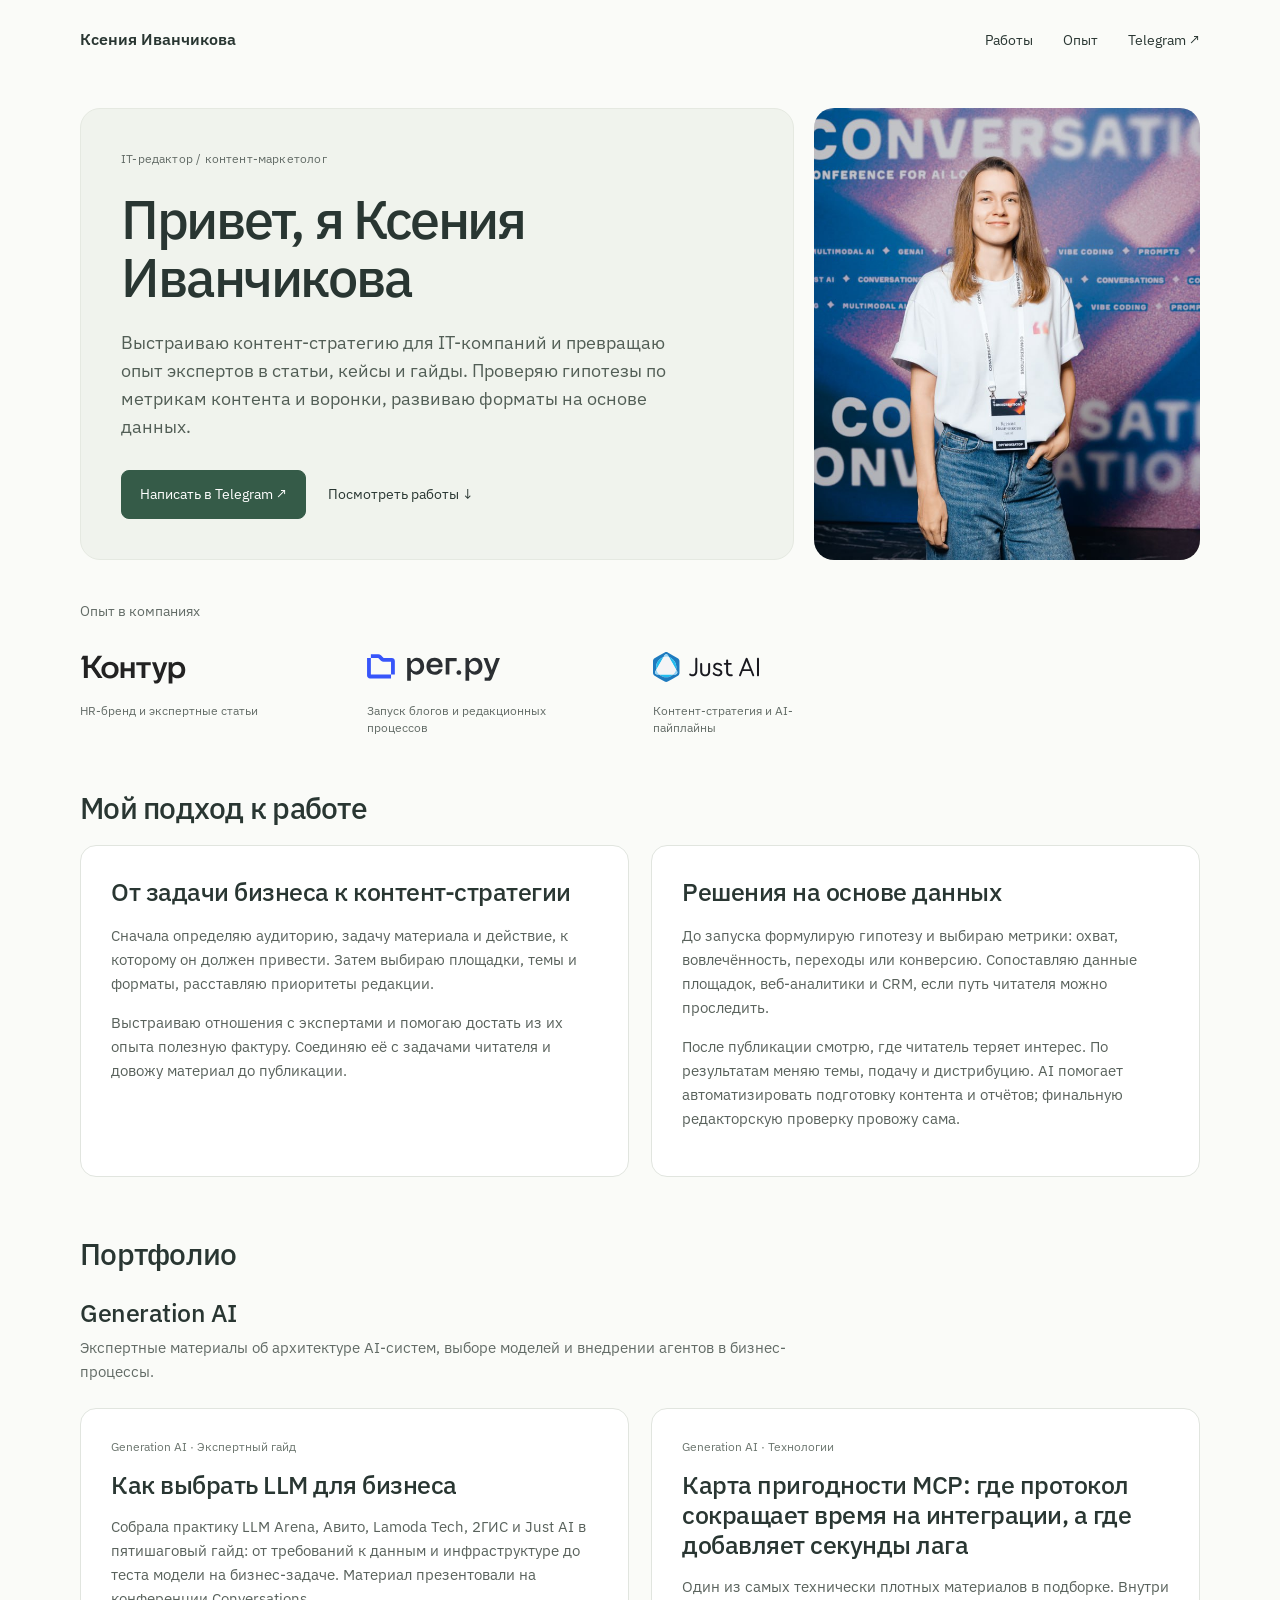
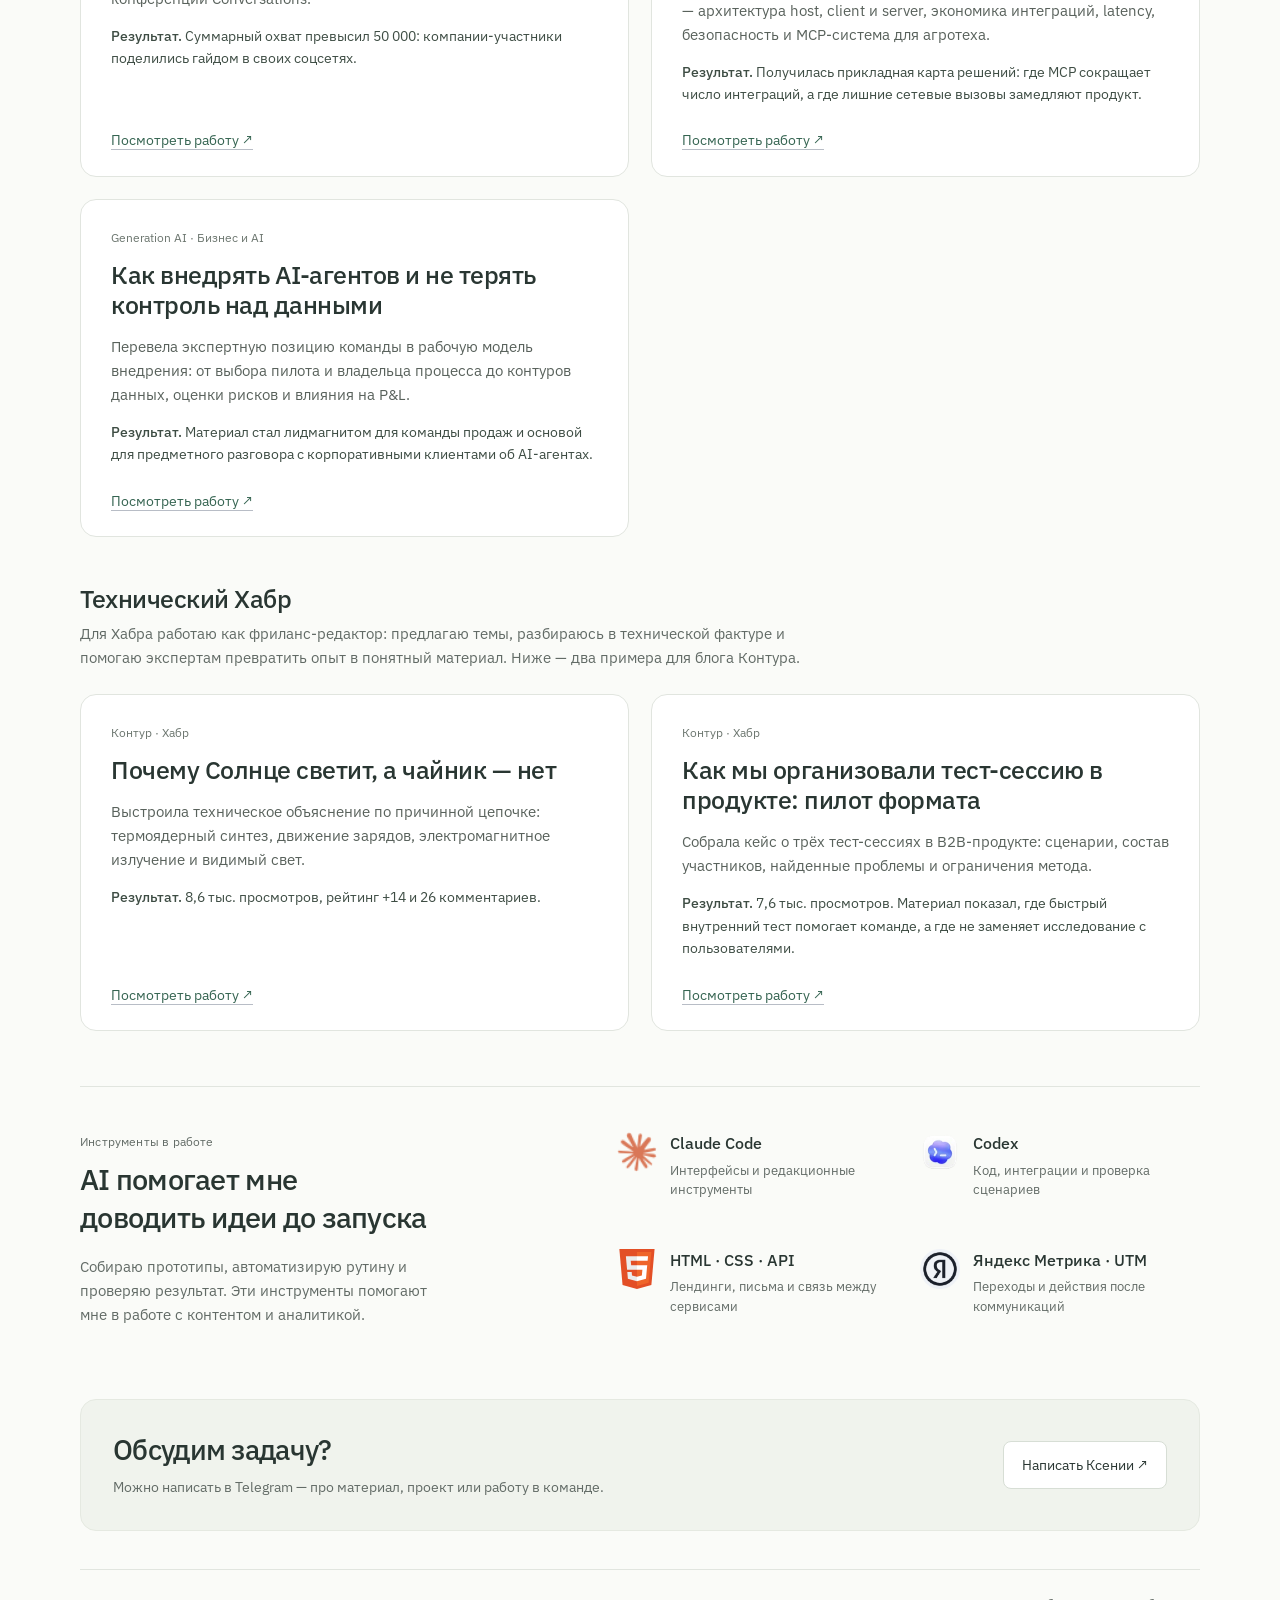
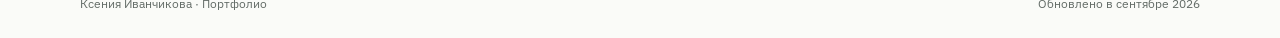
<file: index.html>
<!doctype html><html lang="ru"><head><meta charset="utf-8"><meta name="viewport" content="width=device-width,initial-scale=1"><title>Ксения Иванчикова — IT-редактор и контент-маркетолог</title><meta name="description" content="Портфолио: технические статьи, экспертные гайды и контент-стратегия. Контур, Just AI, REG.RU."><meta name="robots" content="noindex,nofollow"><meta property="og:title" content="Ксения Иванчикова — IT-редактор и контент-маркетолог"><meta property="og:description" content="Портфолио: технические статьи, экспертные гайды и контент-стратегия. Контур, Just AI, REG.RU."><meta property="og:image" content="https://ivksun.github.io/social-preview.png"><meta property="og:url" content="https://ivksun.github.io/"><meta name="twitter:card" content="summary_large_image"><link rel="stylesheet" href="/assets/style.css"><link rel="icon" href="data:image/svg+xml,%3Csvg xmlns='http://www.w3.org/2000/svg' viewBox='0 0 64 64'%3E%3Crect width='64' height='64' rx='8' fill='%23f3f4f6'/%3E%3Ctext x='11' y='44' font-family='sans-serif' font-size='32' fill='%2322252b'%3EКИ%3C/text%3E%3C/svg%3E"></head><body><div class="wrap"><header class="nav"><a href="/">Ксения Иванчикова</a><nav class="nav-links" aria-label="Навигация"><a href="#work">Работы</a><a href="#about">Опыт</a><a href="https://t.me/xeniaxen0">Telegram ↗</a></nav></header><main><section class="intro"><div class="intro-copy"><p class="kicker">IT-редактор / контент-маркетолог</p><h1>Привет, я Ксения<br>Иванчикова</h1><p>Выстраиваю контент-стратегию для IT-компаний и превращаю опыт экспертов в статьи, кейсы и гайды. Проверяю гипотезы по метрикам контента и воронки, развиваю форматы на основе данных.</p><div class="inline-links"><a class="button primary" href="https://t.me/xeniaxen0" target="_blank" rel="noopener">Написать в Telegram ↗</a><a class="text-link" href="#work">Посмотреть работы ↓</a></div></div><figure class="portrait"><img src="/assets/ksenia.jpg" width="340" height="410" alt="Ксения Иванчикова"></figure></section><section class="companies"><div class="companies-heading"><h2>Опыт в компаниях</h2></div><div class="company-grid"><div class="company"><div class="company-logo"><img src="/assets/kontur-logo.svg" alt="Контур" width="150" height="42"></div><p>HR-бренд и экспертные статьи</p></div><div class="company"><div class="company-logo"><img src="/assets/regru-logo.svg" alt="REG.RU" width="150" height="42"></div><p>Запуск блогов и редакционных процессов</p></div><div class="company"><div class="company-logo"><img src="/assets/just-ai-logo.svg" alt="Just AI" width="150" height="42"></div><p>Контент-стратегия и AI-пайплайны</p></div></div></section><section class="approach-section" id="about"><div class="section-top"><h2>Мой подход к работе</h2></div><div class="about"><div><h3>От задачи бизнеса к контент-стратегии</h3><p>Сначала определяю аудиторию, задачу материала и действие, к которому он должен привести. Затем выбираю площадки, темы и форматы, расставляю приоритеты редакции.</p><p>Выстраиваю отношения с экспертами и помогаю достать из их опыта полезную фактуру. Соединяю её с задачами читателя и довожу материал до публикации.</p></div><div><h3>Решения на основе данных</h3><p>До запуска формулирую гипотезу и выбираю метрики: охват, вовлечённость, переходы или конверсию. Сопоставляю данные площадок, веб-аналитики и CRM, если путь читателя можно проследить.</p><p>После публикации смотрю, где читатель теряет интерес. По результатам меняю темы, подачу и дистрибуцию. AI помогает автоматизировать подготовку контента и отчётов; финальную редакторскую проверку провожу сама.</p></div></div></section><section id="work"><div class="section-top"><h2>Портфолио</h2></div><div class="portfolio-group"><h3>Generation AI</h3><p>Экспертные материалы об архитектуре AI-систем, выборе моделей и внедрении агентов в бизнес-процессы.</p></div><div class="grid"><article class="card"><div class="card-copy"><div class="meta">Generation AI · Экспертный гайд</div><h3><a href="https://generation-ai.ru/media/kak-vybrat-llm-dlya-biznesa" target="_blank" rel="noopener">Как выбрать LLM для бизнеса</a></h3><p>Собрала практику LLM Arena, Авито, Lamoda Tech, 2ГИС и Just AI в пятишаговый гайд: от требований к данным и инфраструктуре до теста модели на бизнес-задаче. Материал презентовали на конференции Conversations.</p><p class="role"><b>Результат.</b> Суммарный охват превысил 50 000: компании-участники поделились гайдом в своих соцсетях.</p><a class="open" href="https://generation-ai.ru/media/kak-vybrat-llm-dlya-biznesa" target="_blank" rel="noopener">Посмотреть работу ↗</a></div></article><article class="card"><div class="card-copy"><div class="meta">Generation AI · Технологии</div><h3><a href="https://generation-ai.ru/media/model-context-protocol-mcp" target="_blank" rel="noopener">Карта пригодности MCP: где протокол сокращает время на интеграции, а где добавляет секунды лага</a></h3><p>Один из самых технически плотных материалов в подборке. Внутри — архитектура host, client и server, экономика интеграций, latency, безопасность и MCP-система для агротеха.</p><p class="role"><b>Результат.</b> Получилась прикладная карта решений: где MCP сокращает число интеграций, а где лишние сетевые вызовы замедляют продукт.</p><a class="open" href="https://generation-ai.ru/media/model-context-protocol-mcp" target="_blank" rel="noopener">Посмотреть работу ↗</a></div></article><article class="card"><div class="card-copy"><div class="meta">Generation AI · Бизнес и AI</div><h3><a href="https://generation-ai.ru/media/vnedrenie-ai-agentov" target="_blank" rel="noopener">Как внедрять AI-агентов и не терять контроль над данными</a></h3><p>Перевела экспертную позицию команды в рабочую модель внедрения: от выбора пилота и владельца процесса до контуров данных, оценки рисков и влияния на P&L.</p><p class="role"><b>Результат.</b> Материал стал лидмагнитом для команды продаж и основой для предметного разговора с корпоративными клиентами об AI-агентах.</p><a class="open" href="https://generation-ai.ru/media/vnedrenie-ai-agentov" target="_blank" rel="noopener">Посмотреть работу ↗</a></div></article></div><div class="portfolio-group technical-habr"><h3>Технический Хабр</h3><p>Для Хабра работаю как фриланс-редактор: предлагаю темы, разбираюсь в технической фактуре и помогаю экспертам превратить опыт в понятный материал. Ниже — два примера для блога Контура.</p></div><div class="grid"><article class="card"><div class="card-copy"><div class="meta">Контур · Хабр</div><h3><a href="https://habr.com/ru/companies/skbkontur/articles/1047536/" target="_blank" rel="noopener">Почему Солнце светит, а чайник — нет</a></h3><p>Выстроила техническое объяснение по причинной цепочке: термоядерный синтез, движение зарядов, электромагнитное излучение и видимый свет.</p><p class="role"><b>Результат.</b> 8,6 тыс. просмотров, рейтинг +14 и 26 комментариев.</p><a class="open" href="https://habr.com/ru/companies/skbkontur/articles/1047536/" target="_blank" rel="noopener">Посмотреть работу ↗</a></div></article><article class="card"><div class="card-copy"><div class="meta">Контур · Хабр</div><h3><a href="https://habr.com/ru/companies/skbkontur/articles/1065140/" target="_blank" rel="noopener">Как мы организовали тест-сессию в продукте: пилот формата</a></h3><p>Собрала кейс о трёх тест-сессиях в B2B-продукте: сценарии, состав участников, найденные проблемы и ограничения метода.</p><p class="role"><b>Результат.</b> 7,6 тыс. просмотров. Материал показал, где быстрый внутренний тест помогает команде, а где не заменяет исследование с пользователями.</p><a class="open" href="https://habr.com/ru/companies/skbkontur/articles/1065140/" target="_blank" rel="noopener">Посмотреть работу ↗</a></div></article></div></section><section class="toolkit" aria-labelledby="tools-title"><div><p class="kicker">Инструменты в работе</p><h2 id="tools-title">AI помогает мне<br>доводить идеи до запуска</h2><p>Собираю прототипы, автоматизирую рутину и проверяю результат. Эти инструменты помогают мне в работе с контентом и аналитикой.</p></div><div class="tools"><div class="tool"><span class="tool-icon brand-icon"><img src="/assets/claude-logo.png" width="40" height="40" alt="Claude" loading="lazy" decoding="async"></span><div><h3>Claude Code</h3><p>Интерфейсы и редакционные инструменты</p></div></div><div class="tool"><span class="tool-icon brand-icon"><img src="/assets/codex-logo-small.webp" width="40" height="40" alt="Codex" loading="lazy" decoding="async"></span><div><h3>Codex</h3><p>Код, интеграции и проверка сценариев</p></div></div><div class="tool"><span class="tool-icon brand-icon"><img src="/assets/html5-logo.svg" width="40" height="40" alt="HTML5" loading="lazy" decoding="async"></span><div><h3>HTML · CSS · API</h3><p>Лендинги, письма и связь между сервисами</p></div></div><div class="tool"><span class="tool-icon brand-icon"><img src="/assets/metrika-logo.png" width="40" height="40" alt="Яндекс Метрика" loading="lazy" decoding="async"></span><div><h3>Яндекс Метрика · UTM</h3><p>Переходы и действия после коммуникаций</p></div></div></div></section><section class="contact"><div><h2>Обсудим задачу?</h2><p>Можно написать в Telegram — про материал, проект или работу в команде.</p></div><a class="button" href="https://t.me/xeniaxen0" target="_blank" rel="noopener">Написать Ксении ↗</a></section></main><footer><span>Ксения Иванчикова · Портфолио</span><span>Обновлено в сентябре 2026</span></footer></div></body></html>
</file>
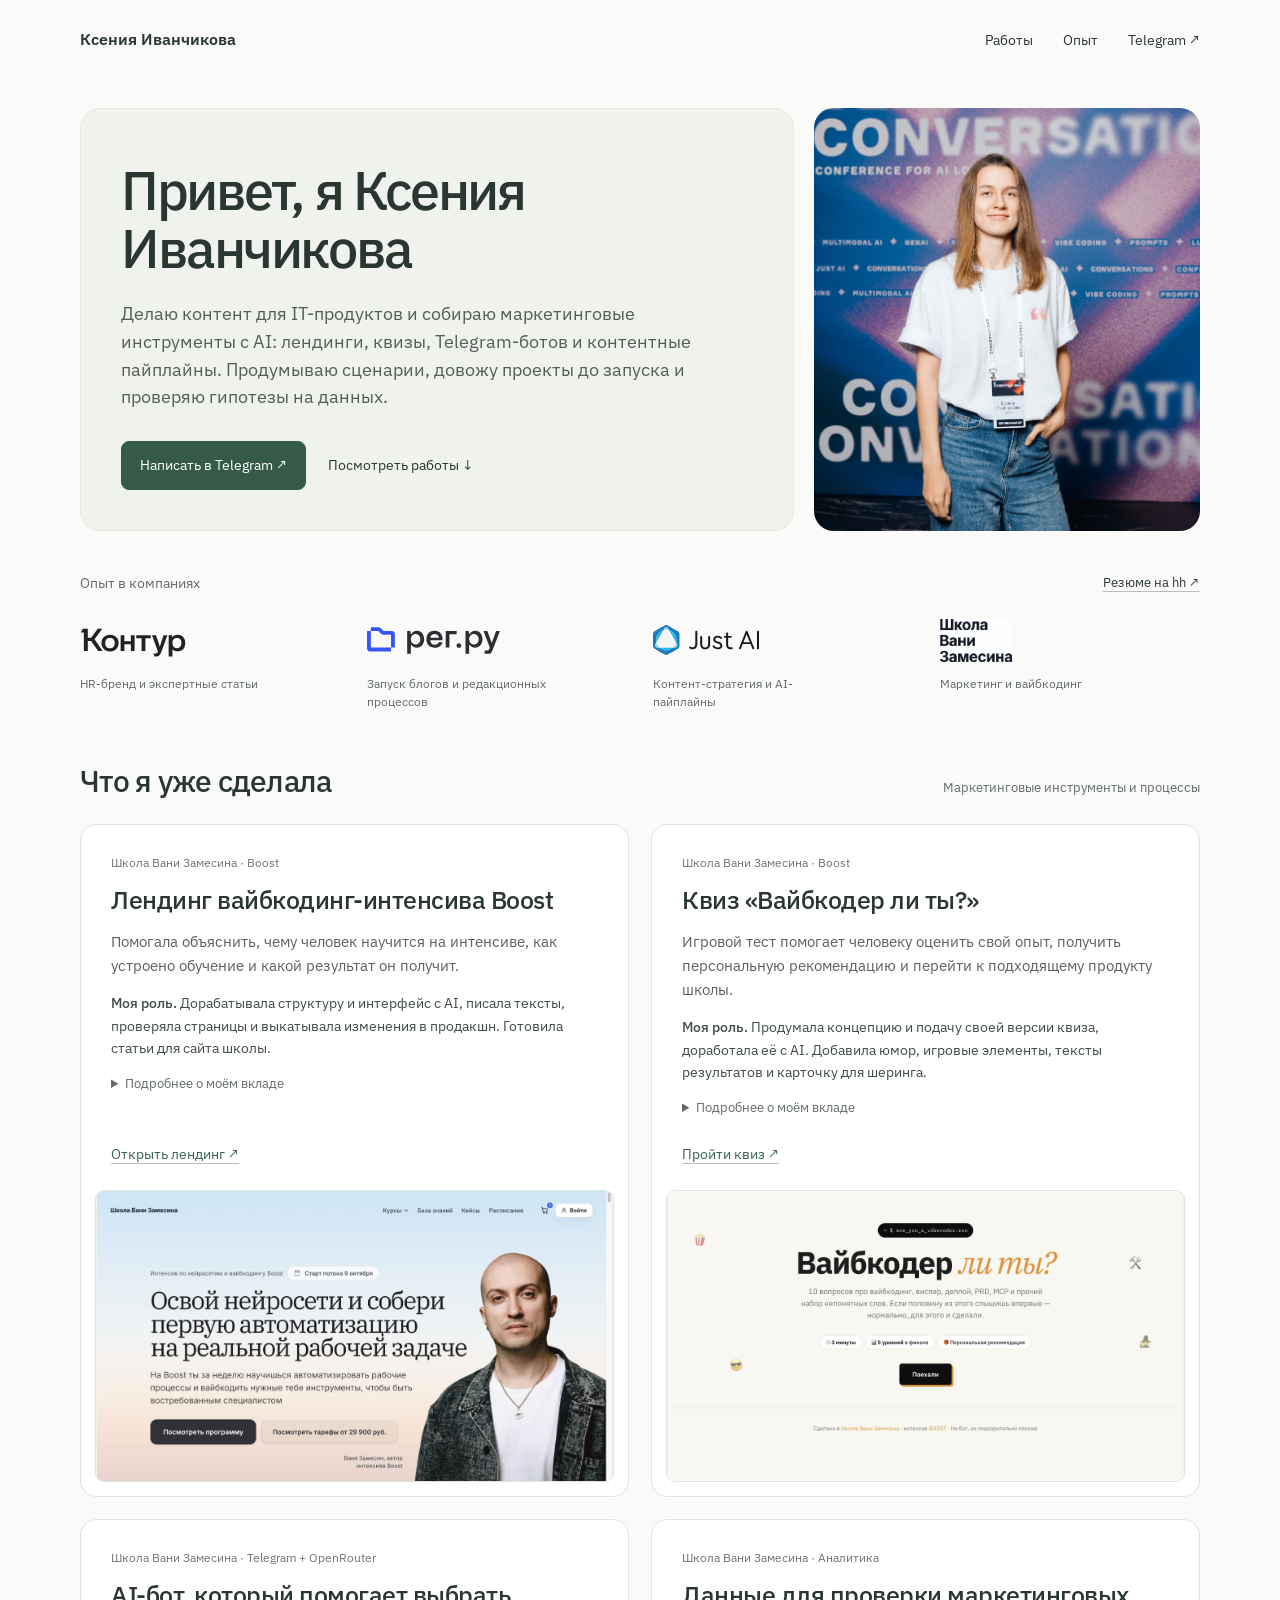
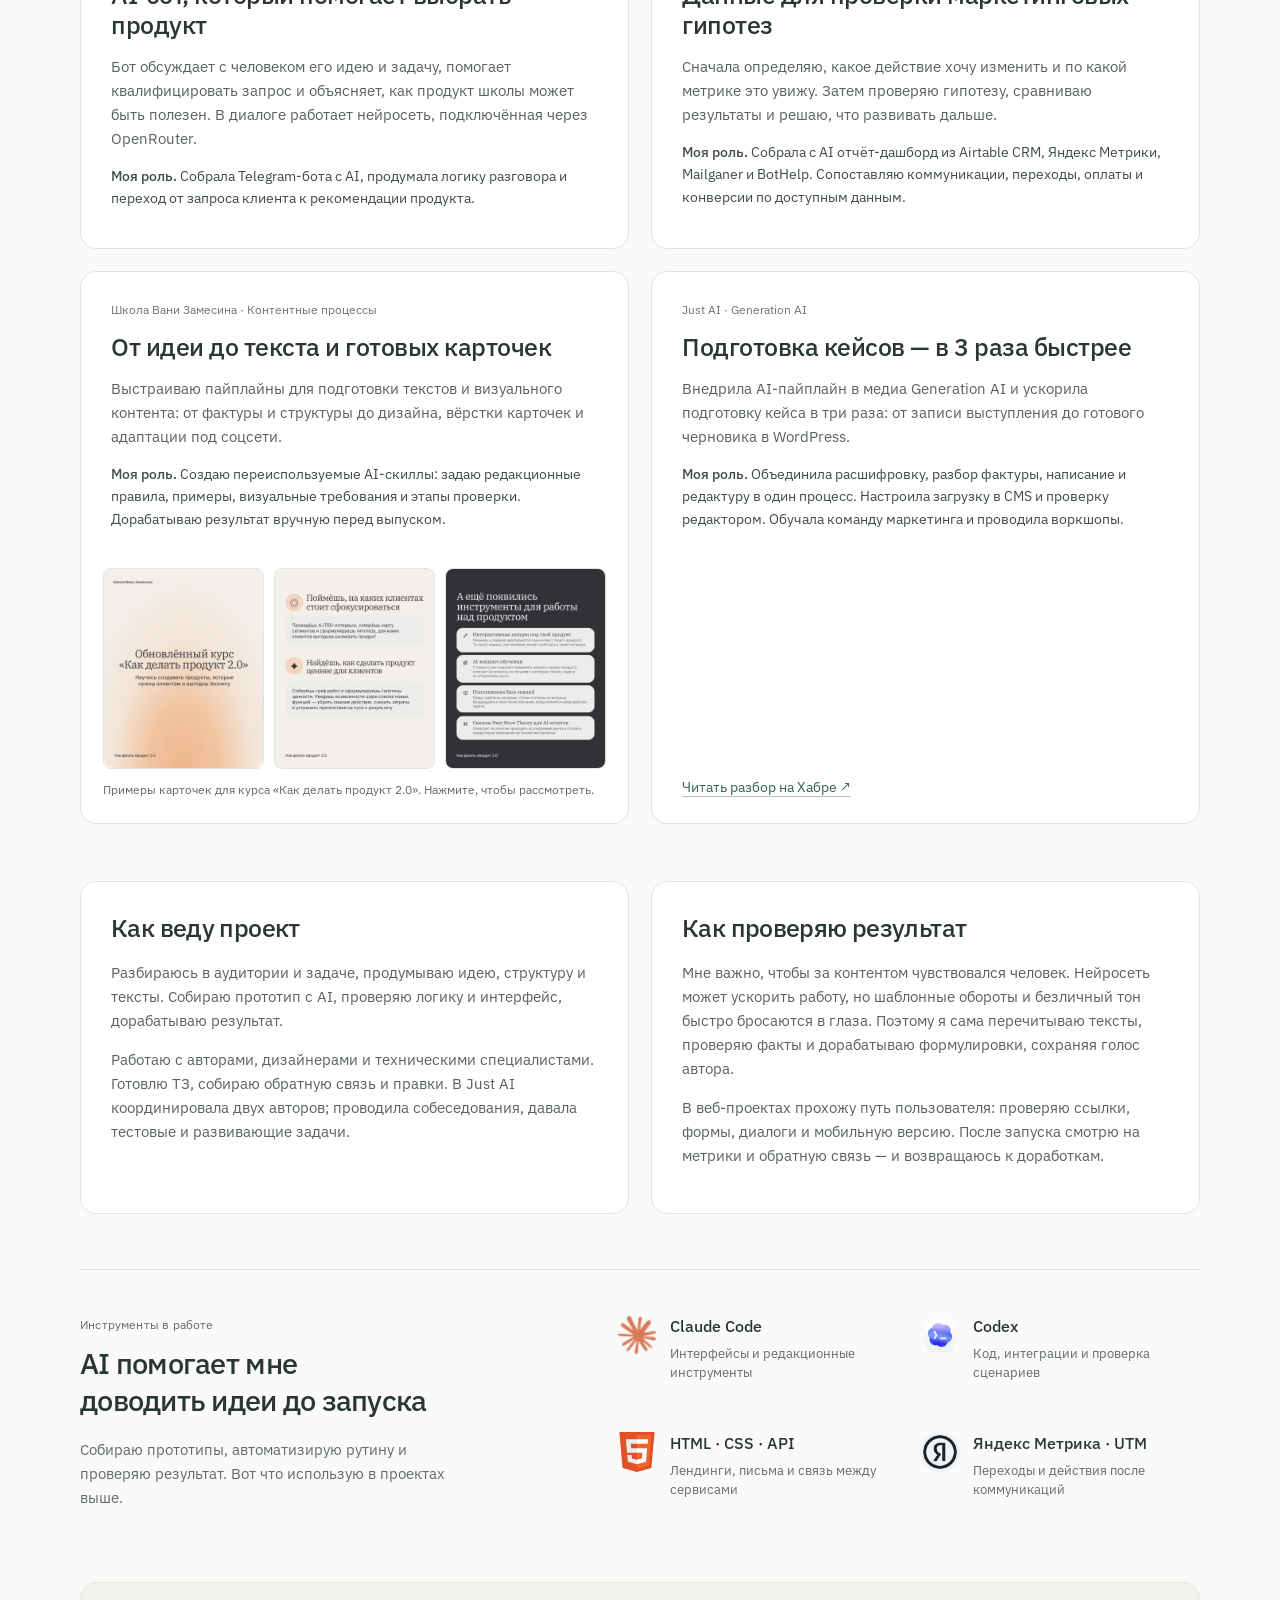
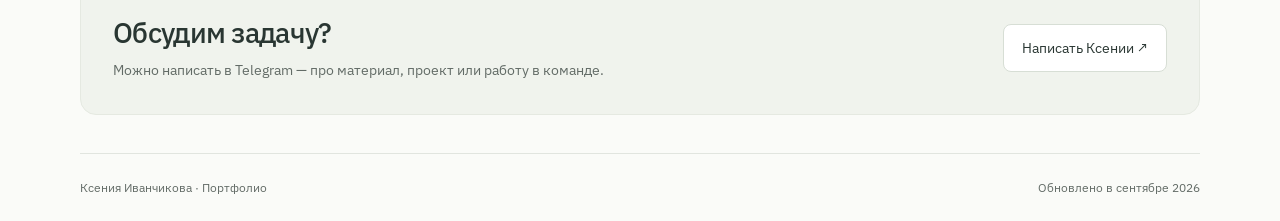
<file: bitrix24/index.html>
<!doctype html><html lang="ru"><head><meta charset="utf-8"><meta name="viewport" content="width=device-width,initial-scale=1"><title>Ксения Иванчикова — контент-маркетинг и вайбкодинг</title><meta name="description" content="Лендинги, квизы, AI-боты, аналитика и контентные пайплайны. Проекты Ксении Иванчиковой."><meta name="robots" content="noindex,nofollow"><meta property="og:title" content="Ксения Иванчикова — контент-маркетинг и вайбкодинг"><meta property="og:description" content="Лендинги, квизы, AI-боты, аналитика и контентные пайплайны. Проекты Ксении Иванчиковой."><meta property="og:image" content="https://ivksun.github.io/social-preview.png"><meta property="og:url" content="https://ivksun.github.io/bitrix24/"><meta name="twitter:card" content="summary_large_image"><link rel="stylesheet" href="/assets/style.css"><link rel="icon" href="data:image/svg+xml,%3Csvg xmlns='http://www.w3.org/2000/svg' viewBox='0 0 64 64'%3E%3Crect width='64' height='64' rx='8' fill='%23f3f4f6'/%3E%3Ctext x='11' y='44' font-family='sans-serif' font-size='32' fill='%2322252b'%3EКИ%3C/text%3E%3C/svg%3E"></head><body><div class="wrap"><header class="nav"><a href="/">Ксения Иванчикова</a><nav class="nav-links" aria-label="Навигация"><a href="#work">Работы</a><a href="#about">Опыт</a><a href="https://t.me/xeniaxen0">Telegram ↗</a></nav></header><main><section class="intro"><div class="intro-copy"><h1>Привет, я Ксения<br>Иванчикова</h1><p>Делаю контент для IT-продуктов и собираю маркетинговые инструменты с AI: лендинги, квизы, Telegram-ботов и контентные пайплайны. Продумываю сценарии, довожу проекты до запуска и проверяю гипотезы на данных.</p><div class="inline-links"><a class="button primary" href="https://t.me/xeniaxen0" target="_blank" rel="noopener">Написать в Telegram ↗</a><a class="text-link" href="#work">Посмотреть работы ↓</a></div></div><figure class="portrait"><img src="/assets/ksenia.jpg" width="340" height="410" alt="Ксения Иванчикова"></figure></section><section class="companies"><div class="companies-heading"><h2>Опыт в компаниях</h2><a href="https://spb.hh.ru/resume/0904f0aaff112c1b3a0039ed1f794a6a544637" target="_blank" rel="noopener">Резюме на hh ↗</a></div><div class="company-grid"><div class="company"><div class="company-logo"><img src="/assets/kontur-logo.svg" alt="Контур" width="150" height="42"></div><p>HR-бренд и экспертные статьи</p></div><div class="company"><div class="company-logo"><img src="/assets/regru-logo.svg" alt="REG.RU" width="150" height="42"></div><p>Запуск блогов и редакционных процессов</p></div><div class="company"><div class="company-logo"><img src="/assets/just-ai-logo.svg" alt="Just AI" width="150" height="42"></div><p>Контент-стратегия и AI-пайплайны</p></div><div class="company"><div class="company-logo"><img src="/assets/zamesin-wordmark.png" alt="Школа Вани Замесина" width="150" height="42"></div><p>Маркетинг и вайбкодинг</p></div></div></section><section id="work"><div class="section-top"><h2>Что я уже сделала</h2><p>Маркетинговые инструменты и процессы</p></div><div class="grid"><article class="card"><div class="card-copy"><div class="meta">Школа Вани Замесина · Boost</div><h3><a href="https://zamesinschool.ru/products/boost" target="_blank" rel="noopener">Лендинг вайбкодинг-интенсива Boost</a></h3><p>Помогала объяснить, чему человек научится на интенсиве, как устроено обучение и какой результат он получит.</p><p class="role"><b>Моя роль.</b> Дорабатывала структуру и интерфейс с AI, писала тексты, проверяла страницы и выкатывала изменения в продакшн. Готовила статьи для сайта школы.</p><details><summary>Подробнее о моём вкладе</summary><p>Работала над отдельными блоками и пользовательскими сценариями существующего сайта вместе с командой. На превью — текущая публичная версия.</p></details><a class="open" href="https://zamesinschool.ru/products/boost" target="_blank" rel="noopener">Открыть лендинг ↗</a></div><a class="preview screenshot" href="https://zamesinschool.ru/products/boost" target="_blank" rel="noopener" aria-label="Открыть: Лендинг вайбкодинг-интенсива Boost"><img src="/assets/boost-screenshot.png" alt="Первый экран: Лендинг вайбкодинг-интенсива Boost" loading="lazy" width="1280" height="720"></a></article><article class="card"><div class="card-copy"><div class="meta">Школа Вани Замесина · Boost</div><h3><a href="https://zamesinschool.ru/products/boost/quiz-vibecoder" target="_blank" rel="noopener">Квиз «Вайбкодер ли ты?»</a></h3><p>Игровой тест помогает человеку оценить свой опыт, получить персональную рекомендацию и перейти к подходящему продукту школы.</p><p class="role"><b>Моя роль.</b> Продумала концепцию и подачу своей версии квиза, доработала её с AI. Добавила юмор, игровые элементы, тексты результатов и карточку для шеринга.</p><details><summary>Подробнее о моём вкладе</summary><p>Развивала существующий квиз: сценарий, креативная подача, рекомендации и переходы с UTM. По ссылке — текущая версия, которую команда продолжает дорабатывать.</p></details><a class="open" href="https://zamesinschool.ru/products/boost/quiz-vibecoder" target="_blank" rel="noopener">Пройти квиз ↗</a></div><a class="preview screenshot" href="https://zamesinschool.ru/products/boost/quiz-vibecoder" target="_blank" rel="noopener" aria-label="Открыть: Квиз «Вайбкодер ли ты?»"><img src="/assets/quiz-screenshot.png" alt="Первый экран: Квиз «Вайбкодер ли ты?»" loading="lazy" width="1280" height="720"></a></article><article class="card"><div class="card-copy"><div class="meta">Школа Вани Замесина · Telegram + OpenRouter</div><h3>AI-бот, который помогает выбрать продукт</h3><p>Бот обсуждает с человеком его идею и задачу, помогает квалифицировать запрос и объясняет, как продукт школы может быть полезен. В диалоге работает нейросеть, подключённая через OpenRouter.</p><p class="role"><b>Моя роль.</b> Собрала Telegram-бота с AI, продумала логику разговора и переход от запроса клиента к рекомендации продукта.</p></div></article><article class="card"><div class="card-copy"><div class="meta">Школа Вани Замесина · Аналитика</div><h3>Данные для проверки маркетинговых гипотез</h3><p>Сначала определяю, какое действие хочу изменить и по какой метрике это увижу. Затем проверяю гипотезу, сравниваю результаты и решаю, что развивать дальше.</p><p class="role"><b>Моя роль.</b> Собрала с AI отчёт-дашборд из Airtable CRM, Яндекс Метрики, Mailganer и BotHelp. Сопоставляю коммуникации, переходы, оплаты и конверсии по доступным данным.</p></div></article><article class="card"><div class="card-copy"><div class="meta">Школа Вани Замесина · Контентные процессы</div><h3>От идеи до текста и готовых карточек</h3><p>Выстраиваю пайплайны для подготовки текстов и визуального контента: от фактуры и структуры до дизайна, вёрстки карточек и адаптации под соцсети.</p><p class="role"><b>Моя роль.</b> Создаю переиспользуемые AI-скиллы: задаю редакционные правила, примеры, визуальные требования и этапы проверки. Дорабатываю результат вручную перед выпуском.</p></div><figure class="card-samples" id="content-cards"><div class="sample-grid"><a href="/assets/kdp-card-01.png" target="_blank" rel="noopener" aria-label="Открыть в полном размере: Обложка курса «Как делать продукт 2.0»"><img src="/assets/kdp-card-01-thumb.webp" alt="Обложка курса «Как делать продукт 2.0»" width="800" height="1000" loading="lazy" decoding="async"></a><a href="/assets/kdp-card-02.png" target="_blank" rel="noopener" aria-label="Открыть в полном размере: Карточка о клиентах и ценности продукта"><img src="/assets/kdp-card-02-thumb.webp" alt="Карточка о клиентах и ценности продукта" width="800" height="1000" loading="lazy" decoding="async"></a><a href="/assets/kdp-card-07.png" target="_blank" rel="noopener" aria-label="Открыть в полном размере: Карточка об инструментах курса"><img src="/assets/kdp-card-07-thumb.webp" alt="Карточка об инструментах курса" width="800" height="1000" loading="lazy" decoding="async"></a></div><figcaption>Примеры карточек для курса «Как делать продукт 2.0». Нажмите, чтобы рассмотреть.</figcaption></figure></article><article class="card"><div class="card-copy"><div class="meta">Just AI · Generation AI</div><h3><a href="https://habr.com/ru/companies/just_ai/articles/1032986/" target="_blank" rel="noopener">Подготовка кейсов — в 3 раза быстрее</a></h3><p>Внедрила AI-пайплайн в медиа Generation AI и ускорила подготовку кейса в три раза: от записи выступления до готового черновика в WordPress.</p><p class="role"><b>Моя роль.</b> Объединила расшифровку, разбор фактуры, написание и редактуру в один процесс. Настроила загрузку в CMS и проверку редактором. Обучала команду маркетинга и проводила воркшопы.</p><a class="open" href="https://habr.com/ru/companies/just_ai/articles/1032986/" target="_blank" rel="noopener">Читать разбор на Хабре ↗</a></div></article></div></section><section class="about" id="about"><div><h2>Как веду проект</h2><p>Разбираюсь в аудитории и задаче, продумываю идею, структуру и тексты. Собираю прототип с AI, проверяю логику и интерфейс, дорабатываю результат.</p><p>Работаю с авторами, дизайнерами и техническими специалистами. Готовлю ТЗ, собираю обратную связь и правки. В Just AI координировала двух авторов; проводила собеседования, давала тестовые и развивающие задачи.</p></div><div><h2>Как проверяю результат</h2><p>Мне важно, чтобы за контентом чувствовался человек. Нейросеть может ускорить работу, но шаблонные обороты и безличный тон быстро бросаются в глаза. Поэтому я сама перечитываю тексты, проверяю факты и дорабатываю формулировки, сохраняя голос автора.</p><p>В веб-проектах прохожу путь пользователя: проверяю ссылки, формы, диалоги и мобильную версию. После запуска смотрю на метрики и обратную связь — и возвращаюсь к доработкам.</p></div></section><section class="toolkit" aria-labelledby="tools-title"><div><p class="kicker">Инструменты в работе</p><h2 id="tools-title">AI помогает мне<br>доводить идеи до запуска</h2><p>Собираю прототипы, автоматизирую рутину и проверяю результат. Вот что использую в проектах выше.</p></div><div class="tools"><div class="tool"><span class="tool-icon brand-icon"><img src="/assets/claude-logo.png" width="40" height="40" alt="Claude" loading="lazy" decoding="async"></span><div><h3>Claude Code</h3><p>Интерфейсы и редакционные инструменты</p></div></div><div class="tool"><span class="tool-icon brand-icon"><img src="/assets/codex-logo-small.webp" width="40" height="40" alt="Codex" loading="lazy" decoding="async"></span><div><h3>Codex</h3><p>Код, интеграции и проверка сценариев</p></div></div><div class="tool"><span class="tool-icon brand-icon"><img src="/assets/html5-logo.svg" width="40" height="40" alt="HTML5" loading="lazy" decoding="async"></span><div><h3>HTML · CSS · API</h3><p>Лендинги, письма и связь между сервисами</p></div></div><div class="tool"><span class="tool-icon brand-icon"><img src="/assets/metrika-logo.png" width="40" height="40" alt="Яндекс Метрика" loading="lazy" decoding="async"></span><div><h3>Яндекс Метрика · UTM</h3><p>Переходы и действия после коммуникаций</p></div></div></div></section><section class="contact"><div><h2>Обсудим задачу?</h2><p>Можно написать в Telegram — про материал, проект или работу в команде.</p></div><a class="button" href="https://t.me/xeniaxen0" target="_blank" rel="noopener">Написать Ксении ↗</a></section></main><footer><span>Ксения Иванчикова · Портфолио</span><span>Обновлено в сентябре 2026</span></footer></div></body></html>
</file>
<file: assets/style.css>
@import url('./fonts.css');
:root{--ink:#22252b;--muted:#656a73;--line:#e4e6e9;--paper:#fff;--wash:#f5f6f8;--link:#285caa}*{box-sizing:border-box}html{scroll-behavior:smooth;scroll-padding-top:24px}body{margin:0;background:var(--paper);color:var(--ink);font:16px/1.6 'IBM Plex Sans',sans-serif}a{color:inherit;text-decoration-color:#b8bdc6;text-underline-offset:4px}a:hover{color:var(--link)}button,input,select{font:inherit}button,a,summary{touch-action:manipulation}a:focus-visible,button:focus-visible,summary:focus-visible,input:focus-visible{outline:2px solid var(--link);outline-offset:5px}img{max-width:100%;display:block}::selection{background:#dceaff}.wrap{max-width:1080px;padding:0 40px;margin:auto}.nav{padding:25px 0;display:flex;justify-content:space-between;gap:20px;border-bottom:1px solid var(--line);font-size:13px}.nav a{text-decoration:none}.nav-links{display:flex;gap:25px}.intro{padding:58px 0 45px;display:grid;grid-template-columns:1fr 170px;gap:65px;align-items:start}.intro img{width:170px;height:206px;object-fit:cover;object-position:48% 35%;border-radius:5px}.kicker{font-size:12px;color:var(--muted);letter-spacing:.025em;margin:0 0 10px}h1{font-size:38px;line-height:1.2;letter-spacing:-.035em;font-weight:500;margin:0 0 16px}h2{font-size:25px;line-height:1.3;letter-spacing:-.02em;font-weight:500;margin:0}h3{font-size:21px;line-height:1.35;letter-spacing:-.02em;font-weight:500;margin:0 0 13px}.intro p:not(.kicker){max-width:680px;font-size:17px;color:#4c515a;margin:0 0 18px}.inline-links{display:flex;flex-wrap:wrap;gap:20px;font-size:13px}.experience{border-top:1px solid var(--line);border-bottom:1px solid var(--line);padding:15px 0;display:flex;gap:26px;flex-wrap:wrap;font-size:13px;color:var(--muted)}.experience b{font-weight:500;color:var(--ink)}section{padding:45px 0}.section-top{display:flex;justify-content:space-between;align-items:center;gap:20px;margin-bottom:25px}.section-top p{font-size:13px;color:var(--muted);margin:0}.grid{display:grid;grid-template-columns:1fr 1fr;gap:38px 28px}.card{min-width:0}.preview{display:block;aspect-ratio:1.75;overflow:hidden;background:var(--wash);border:1px solid var(--line);border-radius:5px;text-decoration:none;margin-bottom:18px}.preview img{width:100%;height:100%;object-fit:cover}.preview.contain img{object-fit:contain}.meta{font-size:12px;color:var(--muted);margin:0 0 9px}.card p{font-size:14px;margin:0 0 12px;color:#535963}.card h3 a{text-decoration:none}.card .role{color:var(--ink);font-size:13px}.card .role b{font-weight:500}.open{font-size:13px;color:var(--link)}.card details{margin-top:12px;font-size:13px}.card details summary{cursor:pointer;color:var(--muted)}.card details p{font-size:13px;padding-top:8px}.text-cover{background:#f3f6fa;padding:25px;display:flex;flex-direction:column;justify-content:space-between;gap:12px;height:100%}.text-cover strong{font-size:24px;line-height:1.25;font-weight:500;letter-spacing:-.02em;max-width:380px}.text-cover small{font-size:11px;color:var(--muted)}.text-cover span{font-size:12px;color:var(--muted)}.mini-gallery{height:100%;background:#f8f9fa;padding:21px}.mini-gallery h4{font-size:16px;margin:0 0 13px;font-weight:500}.mini-cards{display:grid;grid-template-columns:repeat(3,1fr);gap:9px}.mini-card{height:99px;background:white;border:1px solid #dddfe5;padding:8px;font-size:10px}.mini-block{height:45px;background:#e9e7f9;margin-bottom:6px}.mini-card:nth-child(2) .mini-block{background:#e8eeea}.mini-card:nth-child(3) .mini-block{background:#fae9d9}.mini-gallery>p{font-size:10px;margin-top:11px}.quiz-cover{background:#f3f4f5;height:100%;padding:23px;display:flex;flex-direction:column;justify-content:center;gap:13px}.quiz-cover strong{font-size:24px;font-weight:500}.quiz-options{display:flex;gap:7px;flex-wrap:wrap}.quiz-options span{background:white;border:1px solid #d9dde4;padding:7px;font-size:11px}.small-note{font-size:11px;color:var(--muted);margin-top:9px}.demo-banner{border:1px solid var(--line);border-radius:5px;padding:25px;display:grid;grid-template-columns:1fr auto;gap:25px;align-items:center;background:var(--wash)}.demo-banner p{font-size:14px;max-width:660px;color:var(--muted);margin:10px 0 0}.button{display:inline-block;padding:10px 17px;border:1px solid #ccd0d6;border-radius:4px;text-decoration:none;font-size:13px;background:white;color:var(--ink);cursor:pointer;white-space:nowrap}.button.primary{background:var(--ink);color:white;border-color:var(--ink)}.button:hover{border-color:#89909a}.about{display:grid;grid-template-columns:1fr 1fr;gap:55px;border-top:1px solid var(--line)}.about h2{margin-bottom:20px}.about p{font-size:14px;color:#535963;margin:0 0 15px}.about ul{padding-left:18px;font-size:14px;color:#535963}.about li{margin-bottom:10px}.contact{border-top:1px solid var(--line);padding:30px 0;display:flex;justify-content:space-between;gap:30px;align-items:center}.contact p{font-size:14px;color:var(--muted);margin:8px 0 0}footer{font-size:11px;padding:24px 0;color:var(--muted);border-top:1px solid var(--line);display:flex;justify-content:space-between;gap:15px}.badge{display:inline-block;background:#eff3f8;padding:3px 7px;border-radius:3px;font-size:11px;color:#5a6677}.demo-page{max-width:780px}.demo-page h1{font-size:32px}.demo-intro{padding:40px 0 25px}.demo-intro p{color:var(--muted);font-size:15px}fieldset{border:0;border-top:1px solid var(--line);padding:24px 0;margin:0}legend{font-weight:500;font-size:17px;padding:15px 0 5px}.choices{display:grid;grid-template-columns:repeat(3,1fr);gap:10px}.choice{position:relative;display:flex;align-items:flex-start;gap:8px;padding:15px;border:1px solid var(--line);border-radius:4px;font-size:13px;cursor:pointer}.choice:has(input:checked){background:#eef4fc;border-color:#7298cd}.choice input{margin-top:4px;accent-color:#285caa}.result{margin:35px 0;padding:28px;background:var(--wash);border:1px solid var(--line);border-radius:5px}.result h2{font-size:24px}.result h3{margin-top:20px;font-size:17px}.result p,.result li{font-size:14px}.result ol{padding-left:20px}.result li{margin-bottom:15px}.result .sample{white-space:pre-wrap;background:white;border:1px solid var(--line);padding:17px}.notice{font-size:12px;color:var(--muted)}[hidden]{display:none!important}@media(max-width:700px){.wrap{padding:0 22px}.intro{gap:25px;grid-template-columns:1fr 115px;padding:35px 0}.intro img{width:115px;height:148px}h1{font-size:30px}.intro p:not(.kicker){font-size:15px}.experience{gap:12px 22px}.nav-links{gap:18px}.grid{gap:30px 22px}.text-cover{padding:16px}.text-cover strong{font-size:20px}.mini-gallery{padding:12px}.mini-cards{gap:4px}.mini-card{height:76px;padding:5px;font-size:8px}.mini-block{height:30px}.quiz-cover{padding:16px}.quiz-cover strong{font-size:20px}.about{gap:30px}.demo-banner{grid-template-columns:1fr;gap:18px}.demo-banner .button{justify-self:start}}@media(max-width:520px){.nav{font-size:12px}.nav-links a:nth-child(2){display:none}.intro{grid-template-columns:1fr 86px;gap:15px}.intro img{width:86px;height:108px}.intro h1{font-size:27px}.intro p:not(.kicker){grid-column:1/-1}.intro-copy{display:contents}.intro .kicker,.intro h1{grid-column:1}.intro img{grid-column:2;grid-row:1/3}.intro .kicker{margin-bottom:-9px;align-self:end}.intro h1{margin:0}.inline-links{grid-column:1/-1;margin-top:3px}.grid,.about{grid-template-columns:1fr}.section-top{display:block}.section-top p{margin-top:8px}.preview{aspect-ratio:1.8}.text-cover strong{font-size:25px}.mini-gallery{padding:22px}.mini-cards{gap:8px}.mini-card{height:95px;font-size:10px;padding:9px}.mini-block{height:40px}.quiz-cover strong{font-size:25px}.contact{display:block}.contact .button{margin-top:18px}.choices{grid-template-columns:1fr}.result{padding:21px}section{padding:33px 0}.about{gap:18px}footer{display:block}footer span{display:block;margin-top:5px}}@media(prefers-reduced-motion:reduce){html{scroll-behavior:auto}}@media print{.nav,.button,.demo-banner,footer{display:none}.wrap{max-width:none;padding:0}.intro{padding:15px 0}.card{break-inside:avoid}.preview{max-height:150px}.about{display:block}section{padding:20px 0}details{display:none}}

/* Light personal portfolio: quiet surfaces, readable project stories. */
:root{color-scheme:light;--ink:#293632;--muted:#626b66;--line:#e1e5df;--paper:#fafbf8;--wash:#f0f3ed;--link:#356451}
.wrap{max-width:1192px;padding:0 36px}.nav{padding:27px 0;border:0;font-size:14px}.nav>a{font-size:16px;font-weight:600}.nav-links{gap:30px;align-items:center}.intro{padding:28px 0 20px;grid-template-columns:minmax(0,1.85fr) minmax(0,1fr);gap:20px;align-items:stretch}.intro-copy{background:#f0f3ed;border:1px solid #e5e9e1;border-radius:20px;padding:40px;display:flex;flex-direction:column;align-items:flex-start}.kicker{font-size:12px;letter-spacing:.015em}.intro h1{font-size:clamp(36px,4.2vw,55px);line-height:1.08;font-weight:500;letter-spacing:-.045em;margin:12px 0 23px}.intro p:not(.kicker){font-size:18px;line-height:1.55;color:#525e56;max-width:570px;margin-bottom:30px}.inline-links{align-items:center;gap:22px;margin-top:auto;font-size:14px}.text-link{text-decoration:none}.portrait{margin:0;position:relative;min-height:395px;overflow:hidden;border-radius:20px;background:#e8e9e4}.intro .portrait img{width:100%;height:100%;position:absolute;object-fit:cover;object-position:49% 38%;border-radius:0}.portrait figcaption{position:absolute;bottom:14px;left:16px;background:#fffffff0;border-radius:6px;padding:5px 9px;font-size:10px;color:#47534b}.experience{border:0;padding:10px 2px 22px;gap:15px 28px;font-size:13px}.experience a{margin-left:auto}.button{border-radius:8px;padding:12px 18px;font-size:14px;border-color:#d7ded5}.button.primary{background:#355b48;border-color:#355b48;color:white}.button.primary:hover{background:#254433}.button:hover{border-color:#789582}.section-top{margin-bottom:24px;align-items:baseline}h2{font-size:30px;font-weight:500;letter-spacing:-.025em}.grid{gap:22px;align-items:stretch}.card{background:#fff;border:1px solid var(--line);border-radius:16px;overflow:hidden;display:flex;flex-direction:column;transition:border-color .2s}.card:hover{border-color:#adbfae}.card-copy{padding:28px 30px 24px;display:flex;flex-direction:column;flex:1}.meta{font-size:12px;color:#6c766f;margin-bottom:13px}.card h3{font-size:25px;line-height:1.2;margin-bottom:15px}.card p{font-size:15px;line-height:1.6;color:#59625c;margin-bottom:14px}.card .role{font-size:14px;color:#3e4d44}.role b{font-weight:500}.open{margin-top:auto;padding-top:10px;font-size:14px}.preview{margin:0 14px 14px;border:0;border-radius:9px;aspect-ratio:1.9;flex-shrink:0}.preview img{transition:transform .25s}.preview:hover img{transform:scale(1.025)}.small-note{margin:0 25px 17px;font-size:11px}.card details{margin:0 0 15px}.card details p{font-size:13px}.mini-gallery{background:#eef2ec;padding:26px}.mini-gallery h4{font-size:18px}.mini-card{border-radius:6px;border-color:#dfe5dc}.mini-block{border-radius:3px;background:#dfe7d7}.mini-card:nth-child(2) .mini-block{background:#e7e2da}.mini-card:nth-child(3) .mini-block{background:#e5ebed}.quiz-cover{background:#f5eee6;padding:30px}.quiz-cover strong{font-size:29px;color:#534b42}.quiz-options span{border-radius:6px;border-color:#e6ded1}.text-cover{background:#edf2f4;padding:30px}.text-cover strong{font-size:28px}.demo-banner{background:#edf2f5;border-color:#e0e7eb;border-radius:16px;padding:30px 34px}.demo-banner h2{font-size:28px}.demo-banner p{font-size:15px;color:#56646b;max-width:720px}.badge{background:#fff9;border-radius:5px;color:#53636b}.about{border:0;gap:22px;padding-top:12px}.about>div{border:1px solid var(--line);background:white;padding:30px;border-radius:16px}.about h2{font-size:25px;margin-bottom:17px}.about p{font-size:15px;color:#59625c}.toolkit{display:grid;grid-template-columns:1fr 1.25fr;gap:70px;border-top:1px solid var(--line);margin-top:10px}.toolkit h2{margin:10px 0 18px;font-size:29px}.toolkit>div>p:last-child{color:var(--muted);font-size:15px;max-width:365px}.tools{display:grid;grid-template-columns:1fr 1fr;gap:24px}.tool{display:flex;gap:13px;align-items:start}.tool-icon{display:flex;width:40px;height:40px;flex-shrink:0;align-items:center;justify-content:center;border-radius:10px;font:19px/1 'IBM Plex Sans',sans-serif}.clay{background:#f5e7dc;color:#905c44}.sage{background:#e6ede5;color:#416b48}.blue{background:#e5edf2;color:#4f6e83}.sand{background:#f0ecdf;color:#88733f}.tool h3{font-size:16px;letter-spacing:0;margin:1px 0 6px}.tool p{font-size:13px;color:var(--muted);line-height:1.5;margin:0}.contact{background:#f0f3ed;border:1px solid #e5e9e1;border-radius:16px;padding:32px;margin:12px 0 38px}.contact h2{font-size:28px}.contact p{max-width:500px}footer{font-size:12px}.demo-page{max-width:850px}.demo-page .nav{border-bottom:1px solid var(--line)}.choice{background:#fff;border-radius:9px}.choice:has(input:checked){background:#edf3e9;border-color:#829b78}.choice input{accent-color:#355b48}.result{border-radius:14px}.result .sample{border-radius:8px}
@media(max-width:850px){.intro-copy{padding:30px}.intro p:not(.kicker){font-size:16px}.portrait{min-height:370px}.toolkit{gap:30px}.tools{gap:20px 12px}.tool{gap:9px}.card-copy{padding:24px}.card h3{font-size:23px}.inline-links{gap:14px}}
@media(max-width:600px){.wrap{padding:0 18px}.nav{font-size:12px;padding:21px 0}.nav>a{font-size:13px}.nav-links{gap:14px}.nav-links a:nth-child(2){display:none}.intro{grid-template-columns:minmax(0,1fr) 94px;gap:12px;padding:15px 0 20px;background:#f0f3ed;border:1px solid #e5e9e1;border-radius:16px;padding:24px 20px}.intro-copy{display:contents}.intro .kicker{grid-column:1;align-self:end;margin:0;font-size:11px}.intro h1{grid-column:1;font-size:31px;margin:0;align-self:start;letter-spacing:-.04em}.intro h1 br{display:none}.portrait{grid-column:2;grid-row:1/3;min-height:124px;border-radius:12px;margin:0}.intro .portrait img{width:100%;height:100%;position:absolute;grid-column:auto;grid-row:auto;object-position:49% 35%}.portrait figcaption{display:none}.intro p:not(.kicker){grid-column:1/-1;font-size:16px;margin:10px 0 7px}.intro .inline-links{grid-column:1/-1;gap:14px;font-size:13px;margin-top:7px}.button{font-size:13px;padding:11px 14px}.experience{padding:20px 2px 0;gap:8px;font-size:12px;display:flex;flex-direction:column;align-items:flex-start}.experience a{margin-left:0}.grid,.about,.toolkit{grid-template-columns:1fr}.section-top p{font-size:12px;margin-top:8px}h2{font-size:26px}.card-copy{padding:24px}.card h3{font-size:24px}.preview{aspect-ratio:1.8}.mini-gallery{padding:21px}.mini-card{height:85px}.text-cover strong{font-size:25px}.demo-banner{padding:24px}.demo-banner h2{font-size:25px}.demo-banner p{font-size:14px}.about{gap:16px;padding-top:0}.about>div{padding:24px}.toolkit{gap:20px}.tools{gap:24px 16px}.tool-icon{width:33px;height:33px;font-size:16px}.tool h3{font-size:14px}.tool p{font-size:12px}.toolkit h2{font-size:26px}.contact{padding:25px;margin-bottom:22px}.contact h2{font-size:26px}section{padding:32px 0}.demo-page .nav{gap:12px}.demo-page h1{font-size:30px}}
@media(prefers-reduced-motion:reduce){.card,.preview img{transition:none}}
@media(max-width:600px){.intro h1{font-size:26px;line-height:1.15;overflow-wrap:normal}.intro h1 br{display:block}}
@media(max-width:360px){.intro{grid-template-columns:minmax(0,1fr) 76px;padding:20px 16px}.intro h1{font-size:23px}.portrait{min-height:112px}.tools{grid-template-columns:1fr}}
.companies{padding:22px 0 6px}.companies-heading{display:flex;justify-content:space-between;align-items:center;gap:20px;margin-bottom:24px}.companies-heading h2{font-size:14px;letter-spacing:0;color:var(--muted);font-weight:400}.companies-heading>a{font-size:13px}.company-grid{display:grid;grid-template-columns:repeat(4,1fr);gap:26px}.company-logo{height:46px;display:flex;align-items:center}.company-logo img{max-width:155px;width:auto;height:auto;max-height:38px;object-fit:contain;object-position:left center}.company:last-child .company-logo img[src$="zamesin-wordmark.png"]{max-width:185px;max-height:43px}.company p{font-size:12px;line-height:1.45;color:var(--muted);max-width:190px;margin:12px 0 0}.preview.screenshot{aspect-ratio:16/9;border:1px solid var(--line)}.preview.screenshot img{object-fit:contain}.card .small-note{font-size:11px;margin:0 25px 17px}.card .open{align-self:flex-start}
@media(max-width:700px){.company-grid{grid-template-columns:repeat(2,minmax(0,1fr));gap:23px 20px}.company-logo img{max-width:135px;max-height:31px}.company:last-child .company-logo img[src$="zamesin-wordmark.png"]{max-width:145px;max-height:37px}.company p{font-size:11px}.companies{padding-top:28px}.companies-heading{margin-bottom:20px}}

.card-samples{margin:0 22px 24px}.sample-grid{display:grid;grid-template-columns:repeat(3,minmax(0,1fr));gap:10px}.sample-grid a{display:block;border-radius:8px;overflow:hidden;border:1px solid var(--line);background:#f3f0eb}.sample-grid img{width:100%;height:auto;display:block;aspect-ratio:4/5;object-fit:contain}.sample-grid a:hover{border-color:#789582}.card-samples figcaption{font-size:12px;line-height:1.5;color:var(--muted);margin-top:12px}@media(max-width:600px){.card-samples{margin:0 20px 22px}.sample-grid{gap:7px}}

.tool-icon.brand-icon{background:transparent;border-radius:0}.brand-icon img{width:100%;height:100%;object-fit:contain}
.approach-section{padding-bottom:12px}.approach-section .section-top{margin-bottom:18px}.approach-section .about{padding-top:0}.approach-section .about h3{font-size:25px;line-height:1.25;margin:0 0 17px;letter-spacing:-.02em}.portfolio-group{max-width:760px;margin:8px 0 24px}.portfolio-group h3{font-size:25px;line-height:1.25;margin:0 0 8px;letter-spacing:-.02em}.portfolio-group p{font-size:15px;line-height:1.6;color:var(--muted);margin:0}.technical-habr{margin-top:46px}
</file>
